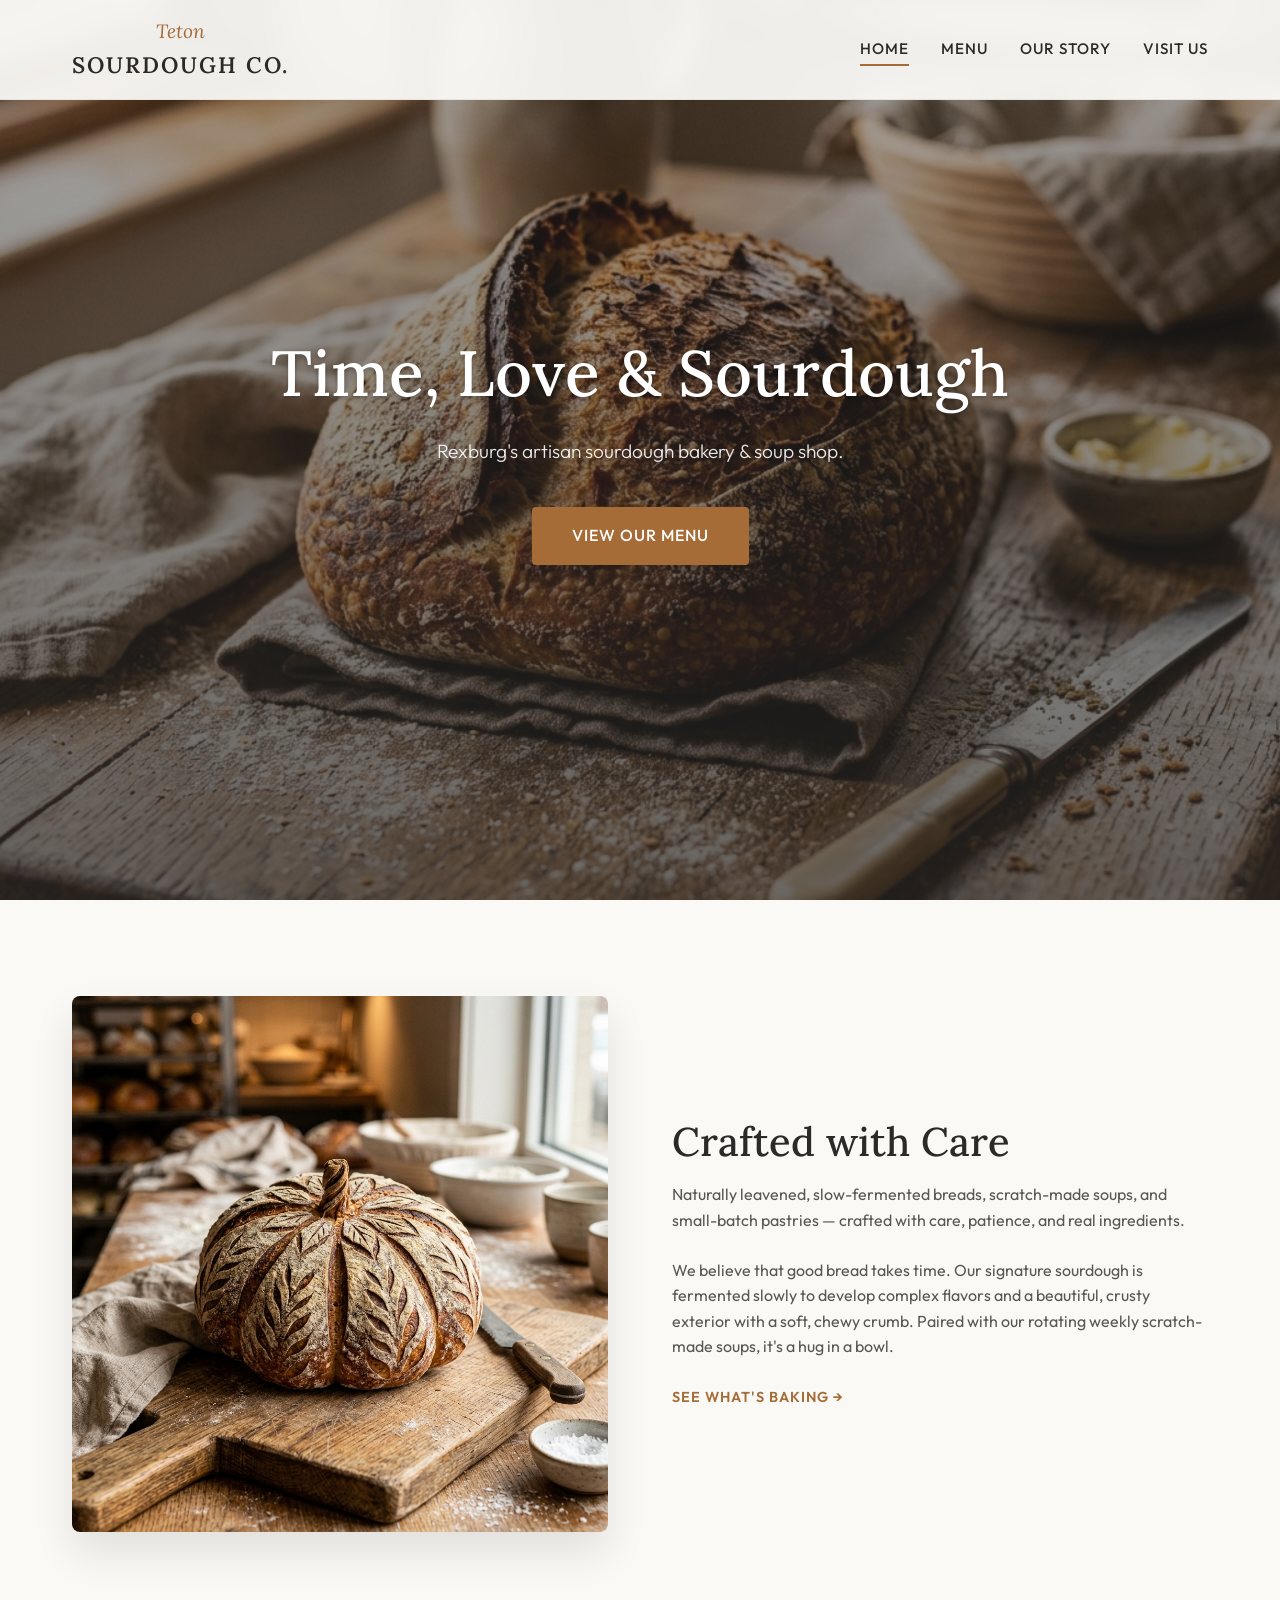
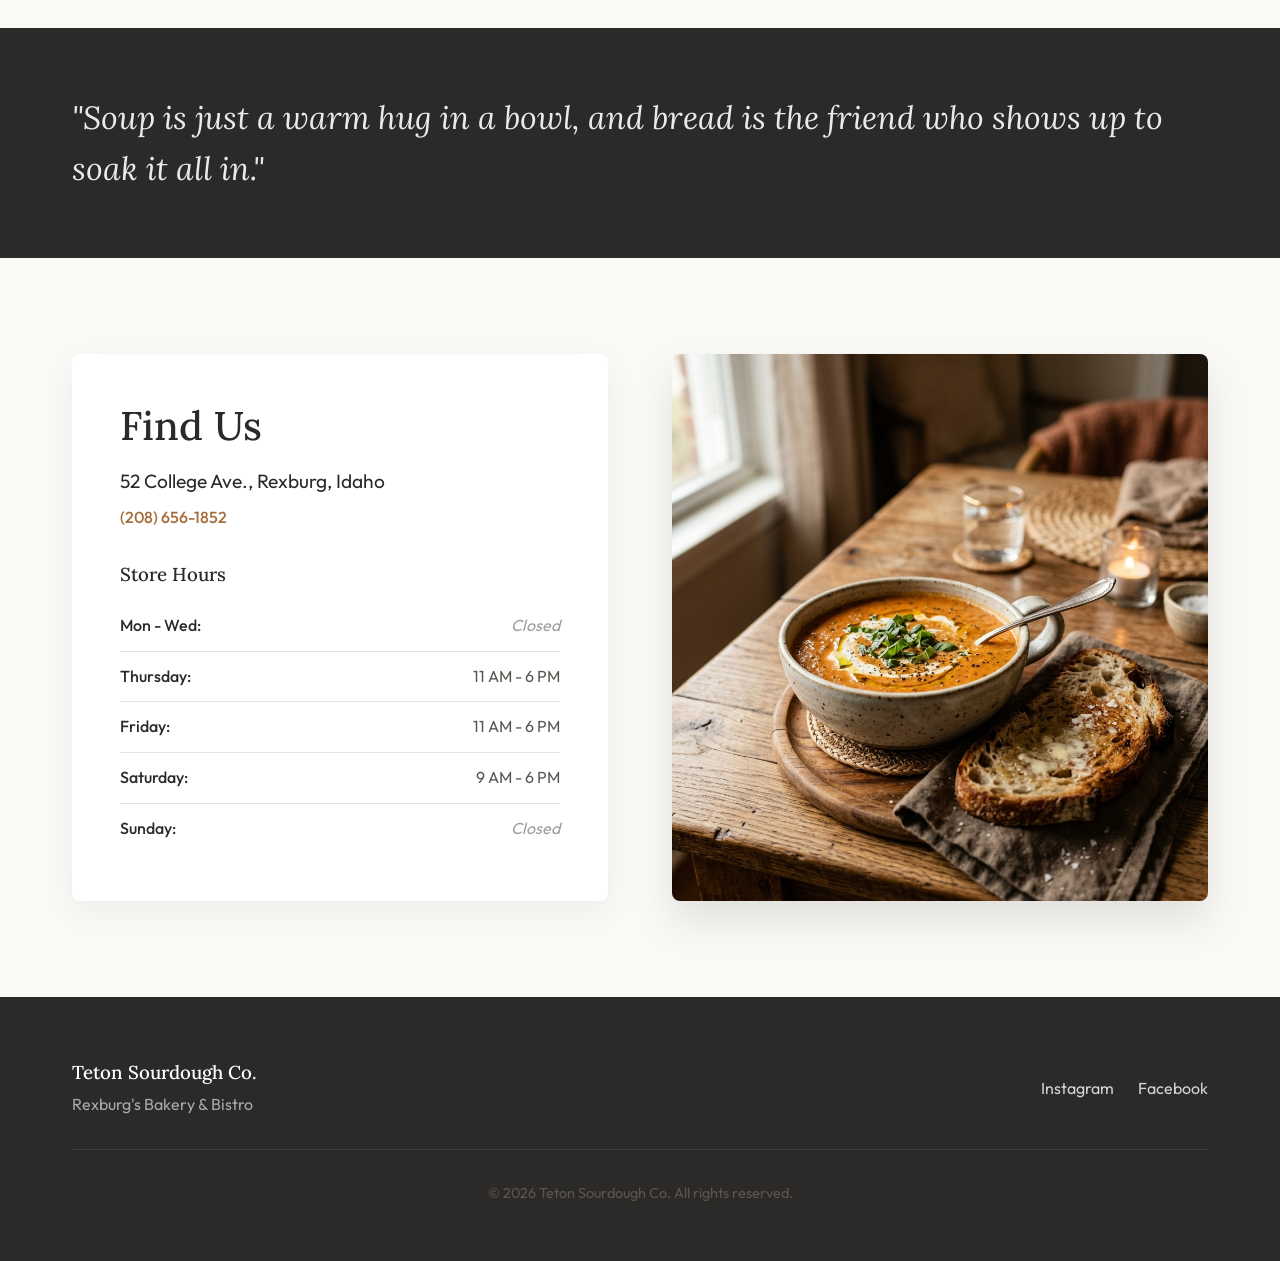
<file: index.html>
<!DOCTYPE html>
<html lang="en">
<head>
    <meta charset="UTF-8">
    <meta name="viewport" content="width=device-width, initial-scale=1.0">
    <title>Teton Sourdough Co. | Artisan Bakery & Soup Shop in Rexburg</title>
    <meta name="description" content="Rexburg's artisan sourdough bakery & soup shop. Naturally leavened, slow-fermented breads, scratch-made soups, and small-batch pastries.">
    <link rel="stylesheet" href="styles.css">
    <link rel="preconnect" href="https://fonts.googleapis.com">
    <link rel="preconnect" href="https://fonts.gstatic.com" crossorigin>
    <link href="https://fonts.googleapis.com/css2?family=Lora:ital,wght@0,400..700;1,400..700&family=Outfit:wght@300;400;500;600&display=swap" rel="stylesheet">
</head>
<body>
    <nav class="navbar">
        <div class="nav-container">
            <a href="index.html" class="logo">
                <span class="logo-top">Teton</span>
                <span class="logo-bottom">Sourdough Co.</span>
            </a>
            <button class="mobile-toggle" aria-label="Toggle menu">
                <span class="hamburger"></span>
            </button>
            <ul class="nav-links">
                <li><a href="index.html" class="active">Home</a></li>
                <li><a href="menu.html">Menu</a></li>
                <li><a href="#about">Our Story</a></li>
                <li><a href="#location">Visit Us</a></li>
            </ul>
        </div>
    </nav>

    <header class="hero">
        <div class="hero-overlay"></div>
        <div class="hero-content">
            <h1 class="animate-up">Time, Love & Sourdough</h1>
            <p class="animate-up delay-1">Rexburg's artisan sourdough bakery & soup shop.</p>
            <a href="menu.html" class="btn btn-primary animate-up delay-2">View Our Menu</a>
        </div>
    </header>

    <section id="about" class="about section">
        <div class="container">
            <div class="about-grid">
                <div class="about-image reveal">
                    <img src="images/pumpkin.png" alt="Artisan pumpkin shaped sourdough bread" loading="lazy">
                </div>
                <div class="about-text reveal">
                    <h2>Crafted with Care</h2>
                    <p>Naturally leavened, slow-fermented breads, scratch-made soups, and small-batch pastries — crafted with care, patience, and real ingredients.</p>
                    <p>We believe that good bread takes time. Our signature sourdough is fermented slowly to develop complex flavors and a beautiful, crusty exterior with a soft, chewy crumb. Paired with our rotating weekly scratch-made soups, it's a hug in a bowl.</p>
                    <a href="menu.html" class="link-btn">See What's Baking &rarr;</a>
                </div>
            </div>
        </div>
    </section>

    <section class="banner section">
        <div class="container text-center reveal">
            <p class="quote">"Soup is just a warm hug in a bowl, and bread is the friend who shows up to soak it all in."</p>
        </div>
    </section>

    <section id="location" class="location section">
        <div class="container">
            <div class="location-grid">
                <div class="location-info reveal">
                    <h2>Find Us</h2>
                    <p class="address">52 College Ave., Rexburg, Idaho</p>
                    <p class="phone">(208) 656-1852</p>
                    <div class="hours">
                        <h3>Store Hours</h3>
                        <ul>
                            <li><span class="day">Mon - Wed:</span> <span class="time closed">Closed</span></li>
                            <li><span class="day">Thursday:</span> <span class="time">11 AM - 6 PM</span></li>
                            <li><span class="day">Friday:</span> <span class="time">11 AM - 6 PM</span></li>
                            <li><span class="day">Saturday:</span> <span class="time">9 AM - 6 PM</span></li>
                            <li><span class="day">Sunday:</span> <span class="time closed">Closed</span></li>
                        </ul>
                    </div>
                </div>
                <div class="location-image reveal">
                    <img src="images/soup.png" alt="Comforting bowl of soup with sourdough bread" loading="lazy">
                </div>
            </div>
        </div>
    </section>

    <footer class="footer">
        <div class="container">
            <div class="footer-content">
                <div class="footer-brand">
                    <h3>Teton Sourdough Co.</h3>
                    <p>Rexburg's Bakery & Bistro</p>
                </div>
                <div class="footer-social">
                    <a href="https://instagram.com/tetonsourdoughco" target="_blank" aria-label="Instagram">Instagram</a>
                    <a href="#" target="_blank" aria-label="Facebook">Facebook</a>
                </div>
            </div>
            <div class="footer-bottom">
                <p>&copy; 2026 Teton Sourdough Co. All rights reserved.</p>
            </div>
        </div>
    </footer>

    <script src="script.js"></script>
</body>
</html>
</file>
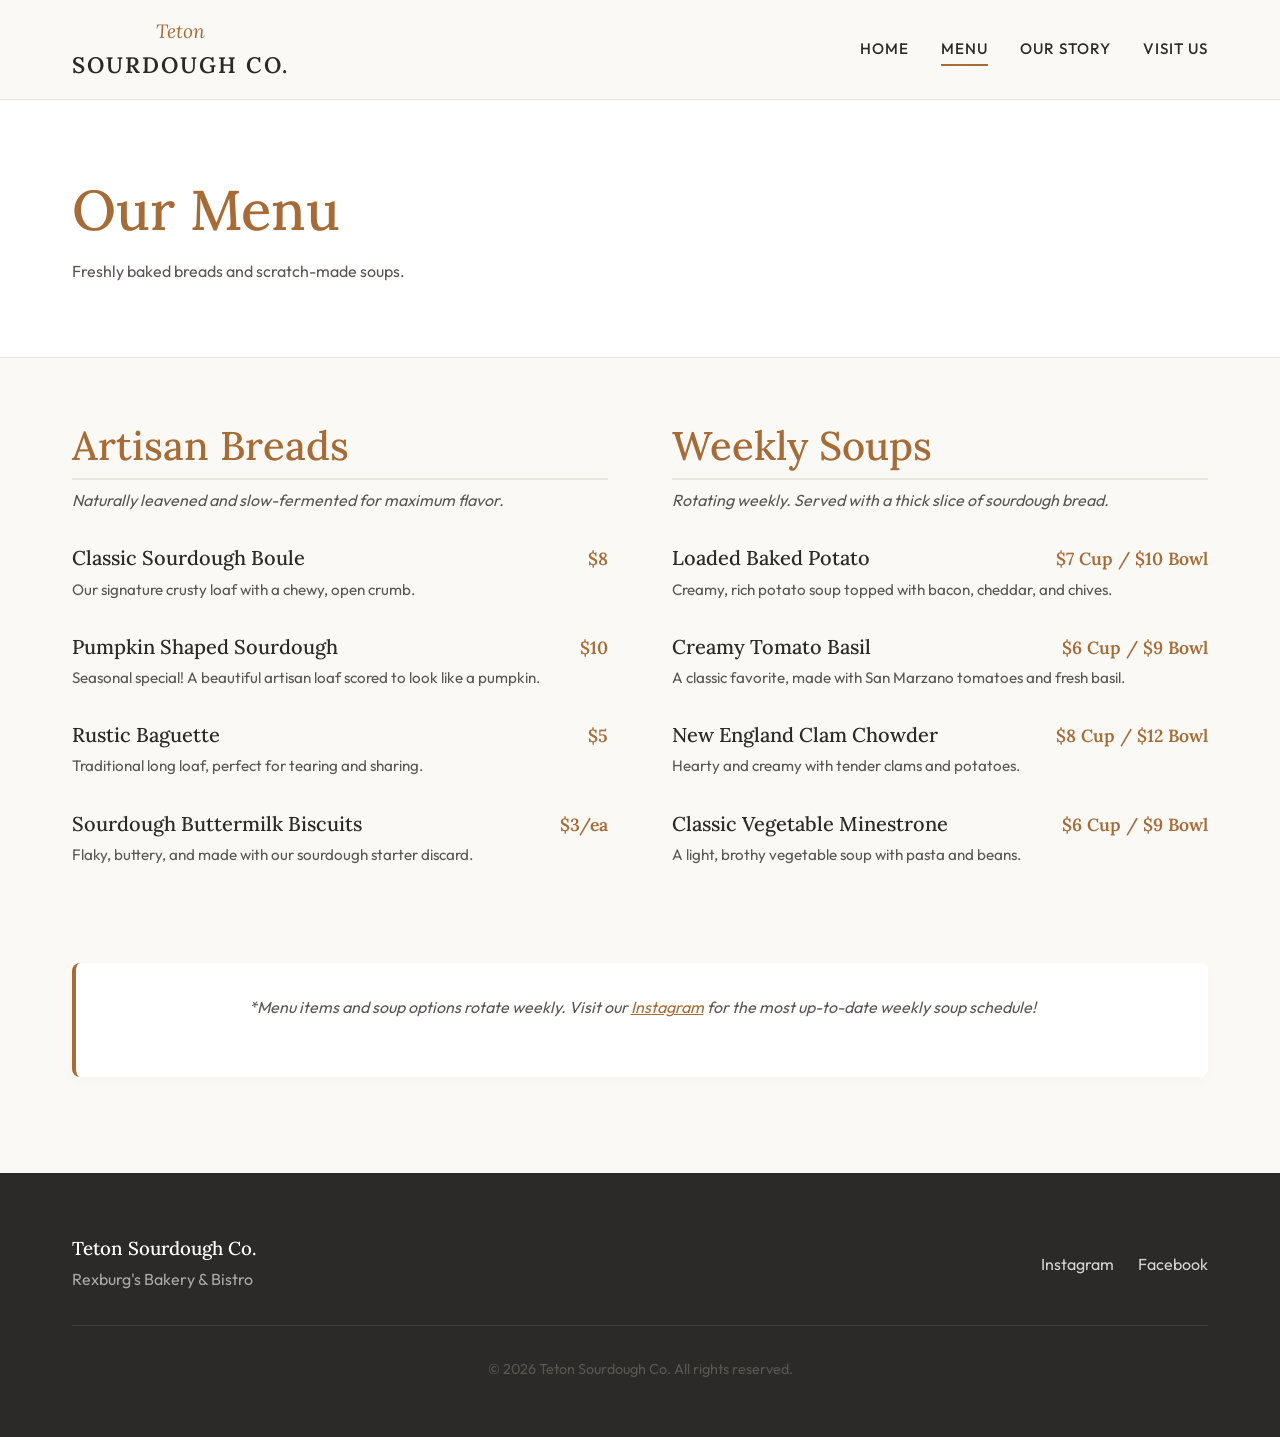
<file: menu.html>
<!DOCTYPE html>
<html lang="en">
<head>
    <meta charset="UTF-8">
    <meta name="viewport" content="width=device-width, initial-scale=1.0">
    <title>Menu | Teton Sourdough Co.</title>
    <meta name="description" content="View our artisan sourdough breads, scratch-made soups, and small-batch pastries.">
    <link rel="stylesheet" href="styles.css">
    <link rel="preconnect" href="https://fonts.googleapis.com">
    <link rel="preconnect" href="https://fonts.gstatic.com" crossorigin>
    <link href="https://fonts.googleapis.com/css2?family=Lora:ital,wght@0,400..700;1,400..700&family=Outfit:wght@300;400;500;600&display=swap" rel="stylesheet">
</head>
<body class="menu-page">
    <nav class="navbar" style="background-color: rgba(250, 249, 246, 0.98); box-shadow: 0 2px 10px rgba(0,0,0,0.05);">
        <div class="nav-container">
            <a href="index.html" class="logo">
                <span class="logo-top">Teton</span>
                <span class="logo-bottom">Sourdough Co.</span>
            </a>
            <button class="mobile-toggle" aria-label="Toggle menu">
                <span class="hamburger"></span>
            </button>
            <ul class="nav-links">
                <li><a href="index.html">Home</a></li>
                <li><a href="menu.html" class="active">Menu</a></li>
                <li><a href="index.html#about">Our Story</a></li>
                <li><a href="index.html#location">Visit Us</a></li>
            </ul>
        </div>
    </nav>

    <header class="page-header section">
        <div class="container text-center reveal">
            <h1>Our Menu</h1>
            <p>Freshly baked breads and scratch-made soups.</p>
        </div>
    </header>

    <section class="menu-section section pt-0">
        <div class="container">
            <div class="menu-grid">
                <!-- Breads -->
                <div class="menu-category reveal">
                    <h2>Artisan Breads</h2>
                    <p class="category-desc">Naturally leavened and slow-fermented for maximum flavor.</p>
                    
                    <div class="menu-item">
                        <div class="item-header">
                            <h3>Classic Sourdough Boule</h3>
                            <span class="price">$8</span>
                        </div>
                        <p class="item-desc">Our signature crusty loaf with a chewy, open crumb.</p>
                    </div>

                    <div class="menu-item">
                        <div class="item-header">
                            <h3>Pumpkin Shaped Sourdough</h3>
                            <span class="price">$10</span>
                        </div>
                        <p class="item-desc">Seasonal special! A beautiful artisan loaf scored to look like a pumpkin.</p>
                    </div>

                    <div class="menu-item">
                        <div class="item-header">
                            <h3>Rustic Baguette</h3>
                            <span class="price">$5</span>
                        </div>
                        <p class="item-desc">Traditional long loaf, perfect for tearing and sharing.</p>
                    </div>

                    <div class="menu-item">
                        <div class="item-header">
                            <h3>Sourdough Buttermilk Biscuits</h3>
                            <span class="price">$3/ea</span>
                        </div>
                        <p class="item-desc">Flaky, buttery, and made with our sourdough starter discard.</p>
                    </div>
                </div>

                <!-- Soups -->
                <div class="menu-category reveal delay-1">
                    <h2>Weekly Soups</h2>
                    <p class="category-desc">Rotating weekly. Served with a thick slice of sourdough bread.</p>
                    
                    <div class="menu-item">
                        <div class="item-header">
                            <h3>Loaded Baked Potato</h3>
                            <span class="price">$7 Cup / $10 Bowl</span>
                        </div>
                        <p class="item-desc">Creamy, rich potato soup topped with bacon, cheddar, and chives.</p>
                    </div>

                    <div class="menu-item">
                        <div class="item-header">
                            <h3>Creamy Tomato Basil</h3>
                            <span class="price">$6 Cup / $9 Bowl</span>
                        </div>
                        <p class="item-desc">A classic favorite, made with San Marzano tomatoes and fresh basil.</p>
                    </div>

                    <div class="menu-item">
                        <div class="item-header">
                            <h3>New England Clam Chowder</h3>
                            <span class="price">$8 Cup / $12 Bowl</span>
                        </div>
                        <p class="item-desc">Hearty and creamy with tender clams and potatoes.</p>
                    </div>

                    <div class="menu-item">
                        <div class="item-header">
                            <h3>Classic Vegetable Minestrone</h3>
                            <span class="price">$6 Cup / $9 Bowl</span>
                        </div>
                        <p class="item-desc">A light, brothy vegetable soup with pasta and beans.</p>
                    </div>
                </div>
            </div>
            
            <div class="menu-notice reveal">
                <p><em>*Menu items and soup options rotate weekly. Visit our <a href="https://instagram.com/tetonsourdoughco" target="_blank" style="color: var(--accent-color); text-decoration: underline;">Instagram</a> for the most up-to-date weekly soup schedule!</em></p>
            </div>
        </div>
    </section>

    <footer class="footer">
        <div class="container">
            <div class="footer-content">
                <div class="footer-brand">
                    <h3>Teton Sourdough Co.</h3>
                    <p>Rexburg's Bakery & Bistro</p>
                </div>
                <div class="footer-social">
                    <a href="https://instagram.com/tetonsourdoughco" target="_blank" aria-label="Instagram">Instagram</a>
                    <a href="#" target="_blank" aria-label="Facebook">Facebook</a>
                </div>
            </div>
            <div class="footer-bottom">
                <p>&copy; 2026 Teton Sourdough Co. All rights reserved.</p>
            </div>
        </div>
    </footer>

    <script src="script.js"></script>
</body>
</html>
</file>
<file: styles.css>
:root {
    --bg-color: #FAF9F6;
    --text-primary: #2C2A28;
    --text-secondary: #5A5652;
    --accent-color: #A66C37; /* Warm bread brown */
    --accent-hover: #8A5528;
    --border-color: #E8E3DD;
    --white: #FFFFFF;
    
    --font-heading: 'Lora', serif;
    --font-body: 'Outfit', sans-serif;
    
    --transition: all 0.3s ease;
}

* {
    margin: 0;
    padding: 0;
    box-sizing: border-box;
}

body {
    font-family: var(--font-body);
    color: var(--text-primary);
    background-color: var(--bg-color);
    line-height: 1.6;
    -webkit-font-smoothing: antialiased;
}

img {
    max-width: 100%;
    height: auto;
    display: block;
}

a {
    text-decoration: none;
    color: inherit;
}

.container {
    max-width: 1200px;
    margin: 0 auto;
    padding: 0 2rem;
}

.section {
    padding: 6rem 0;
}

/* Typography */
h1, h2, h3, h4 {
    font-family: var(--font-heading);
    font-weight: 500;
    line-height: 1.2;
    margin-bottom: 1rem;
}

h2 {
    font-size: 2.5rem;
    color: var(--text-primary);
}

p {
    margin-bottom: 1.5rem;
    color: var(--text-secondary);
}

/* Navbar */
.navbar {
    position: fixed;
    top: 0;
    left: 0;
    width: 100%;
    background-color: rgba(250, 249, 246, 0.95);
    backdrop-filter: blur(10px);
    z-index: 1000;
    border-bottom: 1px solid var(--border-color);
    transition: var(--transition);
}

.nav-container {
    display: flex;
    justify-content: space-between;
    align-items: center;
    max-width: 1200px;
    margin: 0 auto;
    padding: 1rem 2rem;
}

.logo {
    display: flex;
    flex-direction: column;
    align-items: center;
    font-family: var(--font-heading);
}

.logo-top {
    font-size: 1.2rem;
    font-style: italic;
    color: var(--accent-color);
}

.logo-bottom {
    font-size: 1.4rem;
    font-weight: 600;
    letter-spacing: 2px;
    text-transform: uppercase;
}

.nav-links {
    display: flex;
    list-style: none;
    gap: 2rem;
}

.nav-links a {
    font-size: 0.95rem;
    font-weight: 500;
    text-transform: uppercase;
    letter-spacing: 1px;
    position: relative;
    padding: 0.5rem 0;
}

.nav-links a::after {
    content: '';
    position: absolute;
    bottom: 0;
    left: 0;
    width: 0;
    height: 2px;
    background-color: var(--accent-color);
    transition: var(--transition);
}

.nav-links a:hover::after,
.nav-links a.active::after {
    width: 100%;
}

.mobile-toggle {
    display: none;
    background: none;
    border: none;
    cursor: pointer;
    padding: 0.5rem;
}

.hamburger {
    display: block;
    width: 24px;
    height: 2px;
    background-color: var(--text-primary);
    position: relative;
    transition: var(--transition);
}

.hamburger::before,
.hamburger::after {
    content: '';
    position: absolute;
    width: 100%;
    height: 100%;
    background-color: var(--text-primary);
    left: 0;
    transition: var(--transition);
}

.hamburger::before { top: -6px; }
.hamburger::after { top: 6px; }

/* Buttons */
.btn {
    display: inline-block;
    padding: 1rem 2.5rem;
    border-radius: 4px;
    font-size: 1rem;
    font-weight: 500;
    text-transform: uppercase;
    letter-spacing: 1px;
    transition: var(--transition);
    cursor: pointer;
    border: none;
}

.btn-primary {
    background-color: var(--accent-color);
    color: var(--white);
}

.btn-primary:hover {
    background-color: var(--accent-hover);
    transform: translateY(-2px);
    box-shadow: 0 4px 12px rgba(166, 108, 55, 0.2);
}

.link-btn {
    display: inline-block;
    color: var(--accent-color);
    font-weight: 600;
    text-transform: uppercase;
    letter-spacing: 1px;
    font-size: 0.9rem;
    transition: var(--transition);
}

.link-btn:hover {
    color: var(--accent-hover);
    transform: translateX(4px);
}

/* Hero Section */
.hero {
    height: 100vh;
    min-height: 600px;
    background-image: url('images/hero.png');
    background-size: cover;
    background-position: center;
    position: relative;
    display: flex;
    align-items: center;
    justify-content: center;
    text-align: center;
    padding: 0 2rem;
}

.hero-overlay {
    position: absolute;
    top: 0;
    left: 0;
    width: 100%;
    height: 100%;
    background: linear-gradient(to bottom, rgba(44, 42, 40, 0.4), rgba(44, 42, 40, 0.7));
}

.hero-content {
    position: relative;
    z-index: 1;
    color: var(--white);
    max-width: 800px;
}

.hero h1 {
    font-size: clamp(3rem, 5vw, 5.5rem);
    color: var(--white);
    margin-bottom: 1.5rem;
    text-shadow: 0 2px 4px rgba(0,0,0,0.3);
}

.hero p {
    font-size: 1.2rem;
    color: rgba(255, 255, 255, 0.9);
    margin-bottom: 2.5rem;
    font-weight: 300;
}

/* About Section */
.about-grid {
    display: grid;
    grid-template-columns: 1fr 1fr;
    gap: 4rem;
    align-items: center;
}

.about-image {
    border-radius: 8px;
    overflow: hidden;
    box-shadow: 0 20px 40px rgba(0,0,0,0.1);
}

.about-image img {
    transition: transform 0.5s ease;
    width: 100%;
    height: auto;
}

.about-image:hover img {
    transform: scale(1.05);
}

/* Banner */
.banner {
    background-color: var(--text-primary);
    color: var(--white);
    padding: 4rem 2rem;
}

.banner .quote {
    font-family: var(--font-heading);
    font-size: 2rem;
    font-style: italic;
    color: var(--white);
    margin: 0;
    opacity: 0.9;
}

/* Location Section */
.location-grid {
    display: grid;
    grid-template-columns: 1fr 1fr;
    gap: 4rem;
    align-items: center;
}

.location-info {
    background: var(--white);
    padding: 3rem;
    border-radius: 8px;
    box-shadow: 0 10px 30px rgba(0,0,0,0.05);
}

.location-info .address {
    font-size: 1.2rem;
    color: var(--text-primary);
    margin-bottom: 0.5rem;
}

.location-info .phone {
    font-weight: 500;
    color: var(--accent-color);
    margin-bottom: 2rem;
}

.hours ul {
    list-style: none;
}

.hours li {
    display: flex;
    justify-content: space-between;
    padding: 0.75rem 0;
    border-bottom: 1px solid var(--border-color);
    color: var(--text-secondary);
}

.hours li:last-child {
    border-bottom: none;
}

.hours .day {
    font-weight: 500;
    color: var(--text-primary);
}

.hours .closed {
    color: #A09D9A;
    font-style: italic;
}

.location-image {
    border-radius: 8px;
    overflow: hidden;
    box-shadow: 0 20px 40px rgba(0,0,0,0.1);
    height: 100%;
}

.location-image img {
    width: 100%;
    height: 100%;
    object-fit: cover;
}

/* Footer */
.footer {
    background-color: var(--text-primary);
    color: var(--white);
    padding: 4rem 0 2rem;
}

.footer-content {
    display: flex;
    justify-content: space-between;
    align-items: center;
    border-bottom: 1px solid rgba(255,255,255,0.1);
    padding-bottom: 2rem;
    margin-bottom: 2rem;
}

.footer-brand h3 {
    color: var(--white);
    margin-bottom: 0.5rem;
}

.footer-brand p {
    color: rgba(255,255,255,0.6);
    margin: 0;
}

.footer-social {
    display: flex;
    gap: 1.5rem;
}

.footer-social a {
    color: var(--white);
    opacity: 0.8;
    transition: var(--transition);
}

.footer-social a:hover {
    opacity: 1;
    color: var(--accent-color);
}

.footer-bottom {
    text-align: center;
    color: rgba(255,255,255,0.5);
    font-size: 0.9rem;
}

/* Animations */
.animate-up {
    opacity: 0;
    transform: translateY(30px);
    animation: fadeUp 0.8s forwards;
}

.delay-1 { animation-delay: 0.2s; }
.delay-2 { animation-delay: 0.4s; }

@keyframes fadeUp {
    to {
        opacity: 1;
        transform: translateY(0);
    }
}

.reveal {
    opacity: 0;
    transform: translateY(30px);
    transition: all 0.8s ease;
}

.reveal.active {
    opacity: 1;
    transform: translateY(0);
}

/* Responsive */
@media (max-width: 768px) {
    .nav-links {
        position: absolute;
        top: 100%;
        left: 0;
        width: 100%;
        background-color: var(--white);
        flex-direction: column;
        align-items: center;
        padding: 2rem 0;
        gap: 1.5rem;
        box-shadow: 0 10px 20px rgba(0,0,0,0.1);
        clip-path: polygon(0 0, 100% 0, 100% 0, 0 0);
        transition: clip-path 0.4s ease-in-out;
    }
    
    .nav-links.nav-active {
        clip-path: polygon(0 0, 100% 0, 100% 100%, 0 100%);
    }

    .mobile-toggle {
        display: block;
    }
    
    .mobile-toggle.toggle-active .hamburger {
        background-color: transparent;
    }
    
    .mobile-toggle.toggle-active .hamburger::before {
        transform: rotate(45deg);
        top: 0;
    }
    
    .mobile-toggle.toggle-active .hamburger::after {
        transform: rotate(-45deg);
        top: 0;
    }

    .about-grid, .location-grid {
        grid-template-columns: 1fr;
        gap: 2rem;
    }
    
    .about-image {
        order: -1;
    }
    
    .footer-content {
        flex-direction: column;
        text-align: center;
        gap: 2rem;
    }
}

/* Menu Page Styles */
.menu-page {
    padding-top: 80px; /* Offset for fixed navbar */
}

.page-header {
    background-color: var(--white);
    padding: 6rem 0 3rem;
    border-bottom: 1px solid var(--border-color);
}

.page-header h1 {
    font-size: 3.5rem;
    color: var(--accent-color);
}

.pt-0 {
    padding-top: 4rem;
}

.menu-grid {
    display: grid;
    grid-template-columns: 1fr 1fr;
    gap: 4rem;
    margin-bottom: 4rem;
}

.menu-category h2 {
    color: var(--accent-color);
    border-bottom: 2px solid var(--border-color);
    padding-bottom: 0.5rem;
    margin-bottom: 0.5rem;
}

.category-desc {
    font-style: italic;
    margin-bottom: 2rem;
}

.menu-item {
    margin-bottom: 2rem;
}

.item-header {
    display: flex;
    justify-content: space-between;
    align-items: baseline;
    margin-bottom: 0.25rem;
}

.item-header h3 {
    font-size: 1.25rem;
    margin-bottom: 0;
    color: var(--text-primary);
}

.item-header .price {
    font-family: var(--font-heading);
    font-weight: 600;
    color: var(--accent-color);
    font-size: 1.1rem;
}

.item-desc {
    margin-bottom: 0;
    font-size: 0.95rem;
}

.menu-notice {
    text-align: center;
    background-color: var(--white);
    padding: 2rem;
    border-radius: 8px;
    box-shadow: 0 5px 15px rgba(0,0,0,0.02);
    border-left: 4px solid var(--accent-color);
}

@media (max-width: 768px) {
    .menu-grid {
        grid-template-columns: 1fr;
        gap: 3rem;
    }
}
</file>
